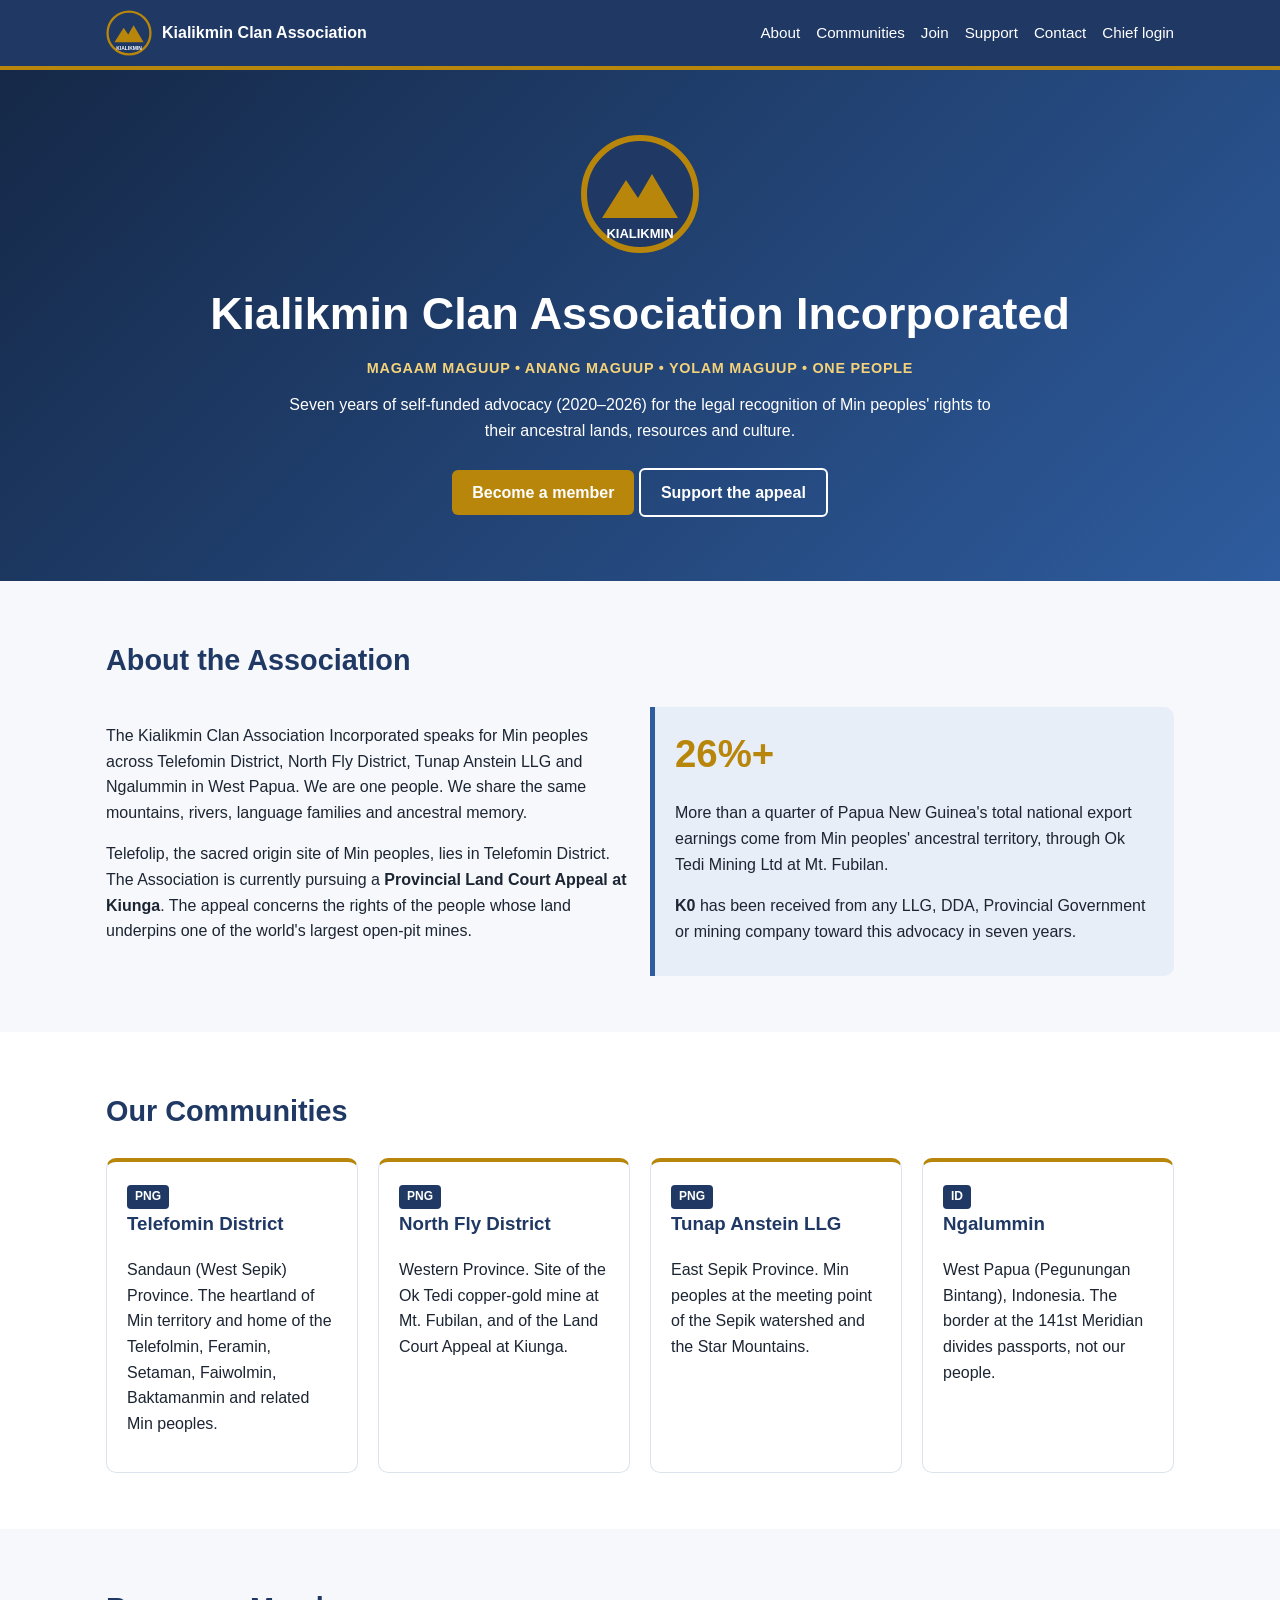
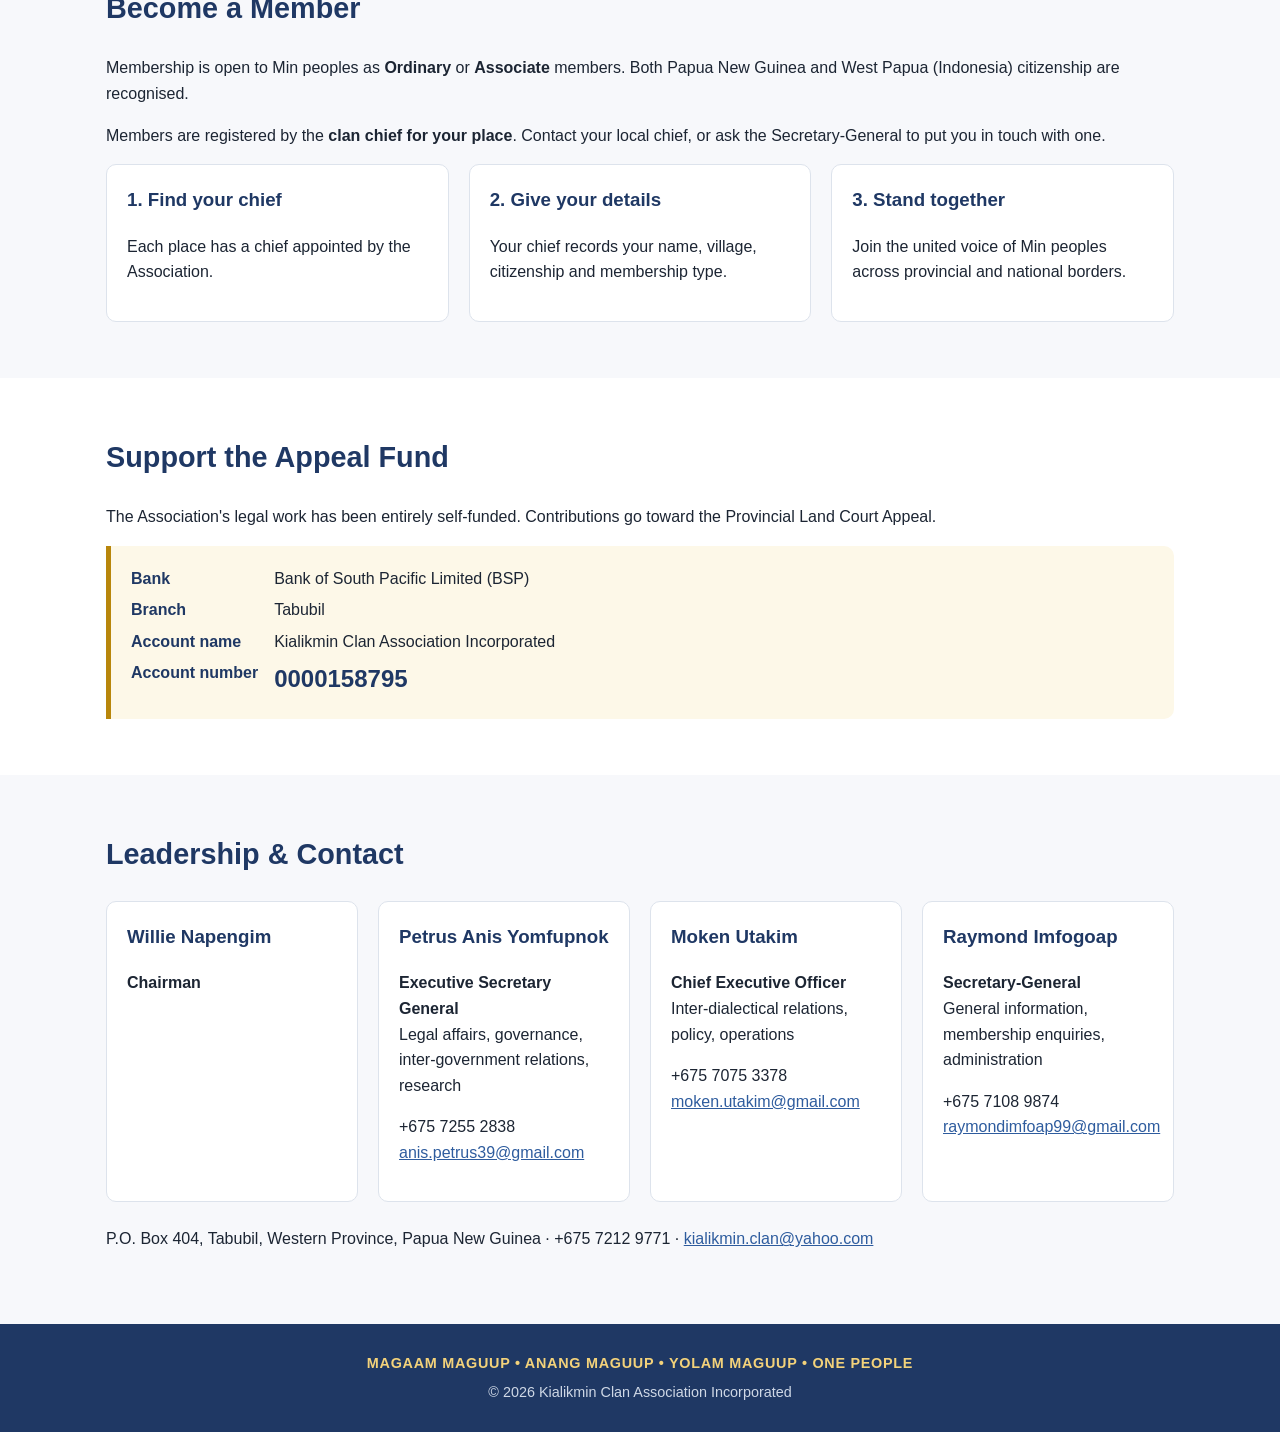
<file: index.html>
<!doctype html>
<html lang="en">
<head>
  <meta charset="utf-8">
  <meta name="viewport" content="width=device-width, initial-scale=1">
  <title>Kialikmin Clan Association</title>
  <meta name="description" content="Kialikmin Clan Association Incorporated — defending the land, resource and cultural rights of the Min peoples.">
  <link rel="icon" href="assets/logo.svg">
  <link rel="stylesheet" href="css/style.css">
</head>
<body>
  <header class="site-header">
    <div class="container">
      <a class="brand" href="index.html"><img src="assets/logo.svg" alt="">Kialikmin Clan Association</a>
      <nav class="nav">
        <a href="#about">About</a>
        <a href="#communities">Communities</a>
        <a href="#join">Join</a>
        <a href="#support">Support</a>
        <a href="#contact">Contact</a>
        <a href="login.html">Chief login</a>
      </nav>
    </div>
  </header>

  <div class="hero">
    <img src="assets/logo.svg" alt="Kialikmin Clan emblem">
    <h1>Kialikmin Clan Association Incorporated</h1>
    <div class="motto">Magaam Maguup • Anang Maguup • Yolam Maguup • One People</div>
    <p>Seven years of self-funded advocacy (2020–2026) for the legal recognition of Min peoples' rights to their ancestral lands, resources and culture.</p>
    <a class="btn btn-gold" href="#join">Become a member</a>
    <a class="btn btn-outline" href="#support">Support the appeal</a>
  </div>

  <section id="about">
    <div class="container">
      <h2>About the Association</h2>
      <div class="grid">
        <div>
          <p>The Kialikmin Clan Association Incorporated speaks for Min peoples across Telefomin District, North Fly District, Tunap Anstein LLG and Ngalummin in West Papua. We are one people. We share the same mountains, rivers, language families and ancestral memory.</p>
          <p>Telefolip, the sacred origin site of Min peoples, lies in Telefomin District. The Association is currently pursuing a <strong>Provincial Land Court Appeal at Kiunga</strong>. The appeal concerns the rights of the people whose land underpins one of the world's largest open-pit mines.</p>
        </div>
        <div class="highlight">
          <div class="stat">26%+</div>
          <p>More than a quarter of Papua New Guinea's total national export earnings come from Min peoples' ancestral territory, through Ok Tedi Mining Ltd at Mt. Fubilan.</p>
          <p><strong>K0</strong> has been received from any LLG, DDA, Provincial Government or mining company toward this advocacy in seven years.</p>
        </div>
      </div>
    </div>
  </section>

  <section id="communities" class="section-alt">
    <div class="container">
      <h2>Our Communities</h2>
      <div class="grid">
        <div class="card gold">
          <span class="tag">PNG</span>
          <h3>Telefomin District</h3>
          <p>Sandaun (West Sepik) Province. The heartland of Min territory and home of the Telefolmin, Feramin, Setaman, Faiwolmin, Baktamanmin and related Min peoples.</p>
        </div>
        <div class="card gold">
          <span class="tag">PNG</span>
          <h3>North Fly District</h3>
          <p>Western Province. Site of the Ok Tedi copper-gold mine at Mt. Fubilan, and of the Land Court Appeal at Kiunga.</p>
        </div>
        <div class="card gold">
          <span class="tag">PNG</span>
          <h3>Tunap Anstein LLG</h3>
          <p>East Sepik Province. Min peoples at the meeting point of the Sepik watershed and the Star Mountains.</p>
        </div>
        <div class="card gold">
          <span class="tag">ID</span>
          <h3>Ngalummin</h3>
          <p>West Papua (Pegunungan Bintang), Indonesia. The border at the 141st Meridian divides passports, not our people.</p>
        </div>
      </div>
    </div>
  </section>

  <section id="join">
    <div class="container">
      <h2>Become a Member</h2>
      <p>Membership is open to Min peoples as <strong>Ordinary</strong> or <strong>Associate</strong> members. Both Papua New Guinea and West Papua (Indonesia) citizenship are recognised.</p>
      <p>Members are registered by the <strong>clan chief for your place</strong>. Contact your local chief, or ask the Secretary-General to put you in touch with one.</p>
      <div class="grid">
        <div class="card"><h3>1. Find your chief</h3><p>Each place has a chief appointed by the Association.</p></div>
        <div class="card"><h3>2. Give your details</h3><p>Your chief records your name, village, citizenship and membership type.</p></div>
        <div class="card"><h3>3. Stand together</h3><p>Join the united voice of Min peoples across provincial and national borders.</p></div>
      </div>
    </div>
  </section>

  <section id="support" class="section-alt">
    <div class="container">
      <h2>Support the Appeal Fund</h2>
      <p>The Association's legal work has been entirely self-funded. Contributions go toward the Provincial Land Court Appeal.</p>
      <div class="bank">
        <dl>
          <dt>Bank</dt><dd>Bank of South Pacific Limited (BSP)</dd>
          <dt>Branch</dt><dd>Tabubil</dd>
          <dt>Account name</dt><dd>Kialikmin Clan Association Incorporated</dd>
          <dt>Account number</dt><dd class="acct">0000158795</dd>
        </dl>
      </div>
    </div>
  </section>

  <section id="contact">
    <div class="container">
      <h2>Leadership &amp; Contact</h2>
      <div class="grid">
        <div class="card">
          <h3>Willie Napengim</h3>
          <p><strong>Chairman</strong></p>
        </div>
        <div class="card">
          <h3>Petrus Anis Yomfupnok</h3>
          <p><strong>Executive Secretary General</strong><br>Legal affairs, governance, inter-government relations, research</p>
          <p>+675 7255 2838<br><a href="mailto:anis.petrus39@gmail.com">anis.petrus39@gmail.com</a></p>
        </div>
        <div class="card">
          <h3>Moken Utakim</h3>
          <p><strong>Chief Executive Officer</strong><br>Inter-dialectical relations, policy, operations</p>
          <p>+675 7075 3378<br><a href="mailto:moken.utakim@gmail.com">moken.utakim@gmail.com</a></p>
        </div>
        <div class="card">
          <h3>Raymond Imfogoap</h3>
          <p><strong>Secretary-General</strong><br>General information, membership enquiries, administration</p>
          <p>+675 7108 9874<br><a href="mailto:raymondimfoap99@gmail.com">raymondimfoap99@gmail.com</a></p>
        </div>
      </div>
      <p style="margin-top:24px">P.O. Box 404, Tabubil, Western Province, Papua New Guinea · +675 7212 9771 · <a href="mailto:kialikmin.clan@yahoo.com">kialikmin.clan@yahoo.com</a></p>
    </div>
  </section>

  <footer class="site-footer">
    <span class="motto">Magaam Maguup • Anang Maguup • Yolam Maguup • One People</span>
    © <span id="year"></span> Kialikmin Clan Association Incorporated
  </footer>
  <script>document.getElementById('year').textContent = new Date().getFullYear();</script>
</body>
</html>
</file>
<file: css/style.css>
:root {
  --navy: #1f3864;
  --navy-dark: #152847;
  --blue: #2e5c9e;
  --gold: #b8860b;
  --gold-light: #fdf8e8;
  --red: #b91c1c;
  --bg: #f7f8fb;
  --card: #ffffff;
  --text: #1c2533;
  --muted: #5b6676;
  --border: #dde3ec;
  --radius: 10px;
}

* { box-sizing: border-box; }

body {
  margin: 0;
  font-family: "Segoe UI", Roboto, Arial, sans-serif;
  color: var(--text);
  background: var(--bg);
  line-height: 1.6;
}

a { color: var(--blue); }
img { max-width: 100%; }

.container { max-width: 1100px; margin: 0 auto; padding: 0 16px; }

/* ---------- Header ---------- */
.site-header { background: var(--navy); color: #fff; border-bottom: 4px solid var(--gold); }
.site-header .container { display: flex; align-items: center; justify-content: space-between; gap: 12px; padding-top: 10px; padding-bottom: 10px; flex-wrap: wrap; }
.brand { display: flex; align-items: center; gap: 10px; color: #fff; text-decoration: none; font-weight: 700; }
.brand img { width: 46px; height: 46px; }
.nav { display: flex; gap: 16px; flex-wrap: wrap; }
.nav a { color: #fff; text-decoration: none; font-size: 0.95rem; }
.nav a:hover { color: #f3d27a; }

/* ---------- Hero ---------- */
.hero { background: linear-gradient(135deg, var(--navy-dark), var(--blue)); color: #fff; text-align: center; padding: 64px 16px; }
.hero img { width: 120px; height: 120px; }
.hero h1 { font-size: clamp(1.8rem, 5vw, 2.8rem); margin: 16px 0 8px; }
.motto { color: #f3d27a; font-weight: 700; letter-spacing: 0.05em; text-transform: uppercase; font-size: 0.9rem; }
.hero p { max-width: 720px; margin: 12px auto 24px; }

.btn { display: inline-block; padding: 10px 20px; border-radius: 6px; border: 0; cursor: pointer; font-size: 1rem; text-decoration: none; font-weight: 600; }
.btn-gold { background: var(--gold); color: #fff; }
.btn-gold:hover { background: #9a7009; }
.btn-outline { background: transparent; color: #fff; border: 2px solid #fff; }
.btn-navy { background: var(--navy); color: #fff; }
.btn-navy:hover { background: var(--navy-dark); }
.btn-small { padding: 6px 12px; font-size: 0.85rem; }
.btn-ghost { background: transparent; color: var(--blue); border: 1px solid var(--border); }

/* ---------- Sections ---------- */
section { padding: 56px 0; }
section h2 { color: var(--navy); font-size: 1.8rem; margin-top: 0; }
.section-alt { background: #fff; }
.highlight { background: #e8eef7; border-left: 5px solid var(--blue); padding: 16px 20px; border-radius: 0 var(--radius) var(--radius) 0; }
.stat { font-size: 2.4rem; font-weight: 800; color: var(--gold); }

.grid { display: grid; gap: 20px; grid-template-columns: repeat(auto-fit, minmax(240px, 1fr)); }
.card { background: var(--card); border: 1px solid var(--border); border-radius: var(--radius); padding: 20px; }
.card h3 { margin-top: 0; color: var(--navy); }
.card .tag { display: inline-block; font-size: 0.75rem; font-weight: 700; color: #fff; background: var(--navy); padding: 2px 8px; border-radius: 4px; }
.card.gold { border-top: 4px solid var(--gold); }

.bank { background: var(--gold-light); border-left: 5px solid var(--gold); padding: 20px; border-radius: 0 var(--radius) var(--radius) 0; }
.bank dl { display: grid; grid-template-columns: max-content 1fr; gap: 6px 16px; margin: 0; }
.bank dt { font-weight: 700; color: var(--navy); }
.bank dd { margin: 0; }
.bank .acct { font-size: 1.5rem; font-weight: 800; color: var(--navy); }

/* ---------- Footer ---------- */
.site-footer { background: var(--navy); color: #cfd8e6; text-align: center; padding: 28px 16px; font-size: 0.9rem; }
.site-footer .motto { display: block; margin-bottom: 6px; }

/* ---------- Forms & app ---------- */
.auth-box { max-width: 400px; margin: 56px auto; }
label { display: block; font-weight: 600; font-size: 0.9rem; margin: 12px 0 4px; }
input, select, textarea { width: 100%; padding: 9px 10px; border: 1px solid var(--border); border-radius: 6px; font: inherit; background: #fff; }
textarea { min-height: 70px; }
.form-grid { display: grid; gap: 0 16px; grid-template-columns: repeat(auto-fit, minmax(220px, 1fr)); }
.form-actions { margin-top: 16px; display: flex; gap: 8px; flex-wrap: wrap; }

.msg { padding: 10px 14px; border-radius: 6px; margin: 12px 0; font-size: 0.95rem; }
.msg.error { background: #fdecec; color: var(--red); }
.msg.ok { background: #e7f6ec; color: #166534; }
.hidden { display: none !important; }

.app-main { padding: 28px 0 56px; }
.app-main h2 { color: var(--navy); }
.panel { background: #fff; border: 1px solid var(--border); border-radius: var(--radius); padding: 20px; margin-bottom: 24px; }
.panel h3 { margin-top: 0; color: var(--navy); }
.badge { display: inline-block; background: var(--gold); color: #fff; font-size: 0.75rem; font-weight: 700; padding: 2px 8px; border-radius: 4px; text-transform: uppercase; }
.toolbar { display: flex; gap: 8px; flex-wrap: wrap; align-items: center; justify-content: space-between; margin-bottom: 12px; }
.toolbar input { max-width: 280px; }

.table-wrap { overflow-x: auto; }
table { width: 100%; border-collapse: collapse; font-size: 0.92rem; }
th, td { text-align: left; padding: 8px 10px; border-bottom: 1px solid var(--border); white-space: nowrap; }
th { background: #eef2f8; color: var(--navy); }
.empty { color: var(--muted); font-style: italic; padding: 12px 0; }

@media (max-width: 600px) {
  .site-header .container { justify-content: center; }
  .nav { justify-content: center; }
  section { padding: 40px 0; }
}
</file>
